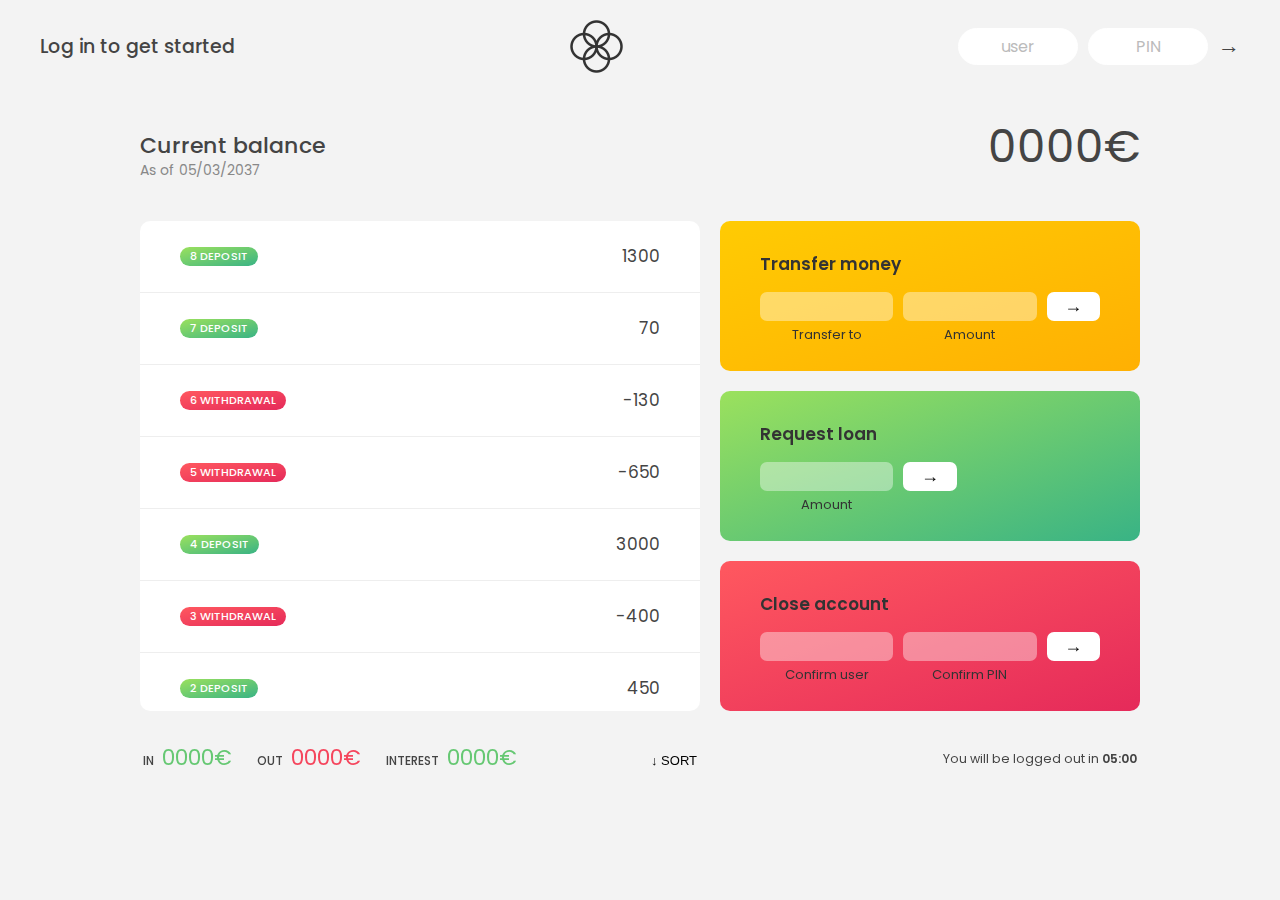
<file: portfolio/11/15/index.html>
<!DOCTYPE html>
<html lang="en">

<head>
    <meta charset="UTF-8" />
    <meta name="viewport" content="width=device-width, initial-scale=1.0" />
    <meta http-equiv="X-UA-Compatible" content="ie=edge" />
    <link rel="shortcut icon" type="image/png" href="/icon.png" />

    <link href="https://fonts.googleapis.com/css?family=Poppins:400,500,600&display=swap" rel="stylesheet" />

    <link rel="stylesheet" href="style.css" />
    <title>Bankist</title>
</head>

<body>
    <!-- TOP NAVIGATION -->
    <nav>
        <p class="welcome">Log in to get started</p>
        <img src="logo.png" alt="Logo" class="logo" />
        <form class="login">
            <input type="text" placeholder="user" class="login__input login__input--user" />
            <!-- In practice, use type="password" -->
            <input type="text" placeholder="PIN" maxlength="4" class="login__input login__input--pin" />
            <button class="login__btn">&rarr;</button>
        </form>
    </nav>

    <main class="app">
        <!-- BALANCE -->
        <div class="balance">
            <div>
                <p class="balance__label">Current balance</p>
                <p class="balance__date">
                    As of <span class="date">05/03/2037</span>
                </p>
            </div>
            <p class="balance__value">0000€</p>
        </div>

        <!-- MOVEMENTS -->
        <div class="movements">
            <div class="movements__row">
                <div class="movements__type movements__type--deposit">2 deposit</div>
                <div class="movements__date">3 days ago</div>
                <div class="movements__value">4 000€</div>
            </div>
            <div class="movements__row">
                <div class="movements__type movements__type--withdrawal">
                    1 withdrawal
                </div>
                <div class="movements__date">24/01/2037</div>
                <div class="movements__value">-378€</div>
            </div>
        </div>

        <!-- SUMMARY -->
        <div class="summary">
            <p class="summary__label">In</p>
            <p class="summary__value summary__value--in">0000€</p>
            <p class="summary__label">Out</p>
            <p class="summary__value summary__value--out">0000€</p>
            <p class="summary__label">Interest</p>
            <p class="summary__value summary__value--interest">0000€</p>
            <button class="btn--sort">&downarrow; SORT</button>
        </div>

        <!-- OPERATION: TRANSFERS -->
        <div class="operation operation--transfer">
            <h2>Transfer money</h2>
            <form class="form form--transfer">
                <input type="text" class="form__input form__input--to" />
                <input type="number" class="form__input form__input--amount" />
                <button class="form__btn form__btn--transfer">&rarr;</button>
                <label class="form__label">Transfer to</label>
                <label class="form__label">Amount</label>
            </form>
        </div>

        <!-- OPERATION: LOAN -->
        <div class="operation operation--loan">
            <h2>Request loan</h2>
            <form class="form form--loan">
                <input type="number" class="form__input form__input--loan-amount" />
                <button class="form__btn form__btn--loan">&rarr;</button>
                <label class="form__label form__label--loan">Amount</label>
            </form>
        </div>

        <!-- OPERATION: CLOSE -->
        <div class="operation operation--close">
            <h2>Close account</h2>
            <form class="form form--close">
                <input type="text" class="form__input form__input--user" />
                <input type="password" maxlength="6" class="form__input form__input--pin" />
                <button class="form__btn form__btn--close">&rarr;</button>
                <label class="form__label">Confirm user</label>
                <label class="form__label">Confirm PIN</label>
            </form>
        </div>

        <!-- LOGOUT TIMER -->
        <p class="logout-timer">
            You will be logged out in <span class="timer">05:00</span>
        </p>
    </main>

    <!-- <footer>
      &copy; by Jonas Schmedtmann. Don't claim as your own :)
    </footer> -->

    <script src="script.js"></script>
</body>

</html>
</file>
<file: portfolio/11/15/style.css>
* {
    margin: 0;
    padding: 0;
    box-sizing: inherit;
}

html {
    font-size: 62.5%;
    box-sizing: border-box;
}

body {
    font-family: "Poppins", sans-serif;
    color: #444;
    background-color: #f3f3f3;
    height: 100vh;
    padding: 2rem;
}

nav {
    display: flex;
    justify-content: space-between;
    align-items: center;
    padding: 0 2rem;
}

.welcome {
    font-size: 1.9rem;
    font-weight: 500;
}

.logo {
    height: 5.25rem;
}

.login {
    display: flex;
}

.login__input {
    border: none;
    padding: 0.5rem 2rem;
    font-size: 1.6rem;
    font-family: inherit;
    text-align: center;
    width: 12rem;
    border-radius: 10rem;
    margin-right: 1rem;
    color: inherit;
    border: 1px solid #fff;
    transition: all 0.3s;
}

.login__input:focus {
    outline: none;
    border: 1px solid #ccc;
}

.login__input::placeholder {
    color: #bbb;
}

.login__btn {
    border: none;
    background: none;
    font-size: 2.2rem;
    color: inherit;
    cursor: pointer;
    transition: all 0.3s;
}

.login__btn:hover,
.login__btn:focus,
.btn--sort:hover,
.btn--sort:focus {
    outline: none;
    color: #777;
}

/* MAIN */
.app {
    position: relative;
    max-width: 100rem;
    margin: 4rem auto;
    display: grid;
    grid-template-columns: 4fr 3fr;
    grid-template-rows: auto repeat(3, 15rem) auto;
    gap: 2rem;

    /* NOTE This creates the fade in/out anumation */
    /* opacity: 0; */
    transition: all 1s;
}

.balance {
    grid-column: 1 / span 2;
    display: flex;
    align-items: flex-end;
    justify-content: space-between;
    margin-bottom: 2rem;
}

.balance__label {
    font-size: 2.2rem;
    font-weight: 500;
    margin-bottom: -0.2rem;
}

.balance__date {
    font-size: 1.4rem;
    color: #888;
}

.balance__value {
    font-size: 4.5rem;
    font-weight: 400;
}

/* MOVEMENTS */
.movements {
    grid-row: 2 / span 3;
    background-color: #fff;
    border-radius: 1rem;
    overflow: scroll;
}

.movements__row {
    padding: 2.25rem 4rem;
    display: flex;
    align-items: center;
    border-bottom: 1px solid #eee;
}

.movements__type {
    font-size: 1.1rem;
    text-transform: uppercase;
    font-weight: 500;
    color: #fff;
    padding: 0.1rem 1rem;
    border-radius: 10rem;
    margin-right: 2rem;
}

.movements__date {
    font-size: 1.1rem;
    text-transform: uppercase;
    font-weight: 500;
    color: #666;
}

.movements__type--deposit {
    background-image: linear-gradient(to top left, #39b385, #9be15d);
}

.movements__type--withdrawal {
    background-image: linear-gradient(to top left, #e52a5a, #ff585f);
}

.movements__value {
    font-size: 1.7rem;
    margin-left: auto;
}

/* SUMMARY */
.summary {
    grid-row: 5 / 6;
    display: flex;
    align-items: baseline;
    padding: 0 0.3rem;
    margin-top: 1rem;
}

.summary__label {
    font-size: 1.2rem;
    font-weight: 500;
    text-transform: uppercase;
    margin-right: 0.8rem;
}

.summary__value {
    font-size: 2.2rem;
    margin-right: 2.5rem;
}

.summary__value--in,
.summary__value--interest {
    color: #66c873;
}

.summary__value--out {
    color: #f5465d;
}

.btn--sort {
    margin-left: auto;
    border: none;
    background: none;
    font-size: 1.3rem;
    font-weight: 500;
    cursor: pointer;
}

/* OPERATIONS */
.operation {
    border-radius: 1rem;
    padding: 3rem 4rem;
    color: #333;
}

.operation--transfer {
    background-image: linear-gradient(to top left, #ffb003, #ffcb03);
}

.operation--loan {
    background-image: linear-gradient(to top left, #39b385, #9be15d);
}

.operation--close {
    background-image: linear-gradient(to top left, #e52a5a, #ff585f);
}

h2 {
    margin-bottom: 1.5rem;
    font-size: 1.7rem;
    font-weight: 600;
    color: #333;
}

.form {
    display: grid;
    grid-template-columns: 2.5fr 2.5fr 1fr;
    grid-template-rows: auto auto;
    gap: 0.4rem 1rem;
}

/* Exceptions for interst */
.form.form--loan {
    grid-template-columns: 2.5fr 1fr 2.5fr;
}

.form__label--loan {
    grid-row: 2;
}

/* End exceptions */

.form__input {
    width: 100%;
    border: none;
    background-color: rgba(255, 255, 255, 0.4);
    font-family: inherit;
    font-size: 1.5rem;
    text-align: center;
    color: #333;
    padding: 0.3rem 1rem;
    border-radius: 0.7rem;
    transition: all 0.3s;
}

.form__input:focus {
    outline: none;
    background-color: rgba(255, 255, 255, 0.6);
}

.form__label {
    font-size: 1.3rem;
    text-align: center;
}

.form__btn {
    border: none;
    border-radius: 0.7rem;
    font-size: 1.8rem;
    background-color: #fff;
    cursor: pointer;
    transition: all 0.3s;
}

.form__btn:focus {
    outline: none;
    background-color: rgba(255, 255, 255, 0.8);
}

.logout-timer {
    padding: 0 0.3rem;
    margin-top: 1.9rem;
    text-align: right;
    font-size: 1.25rem;
}

.timer {
    font-weight: 600;
}
</file>
